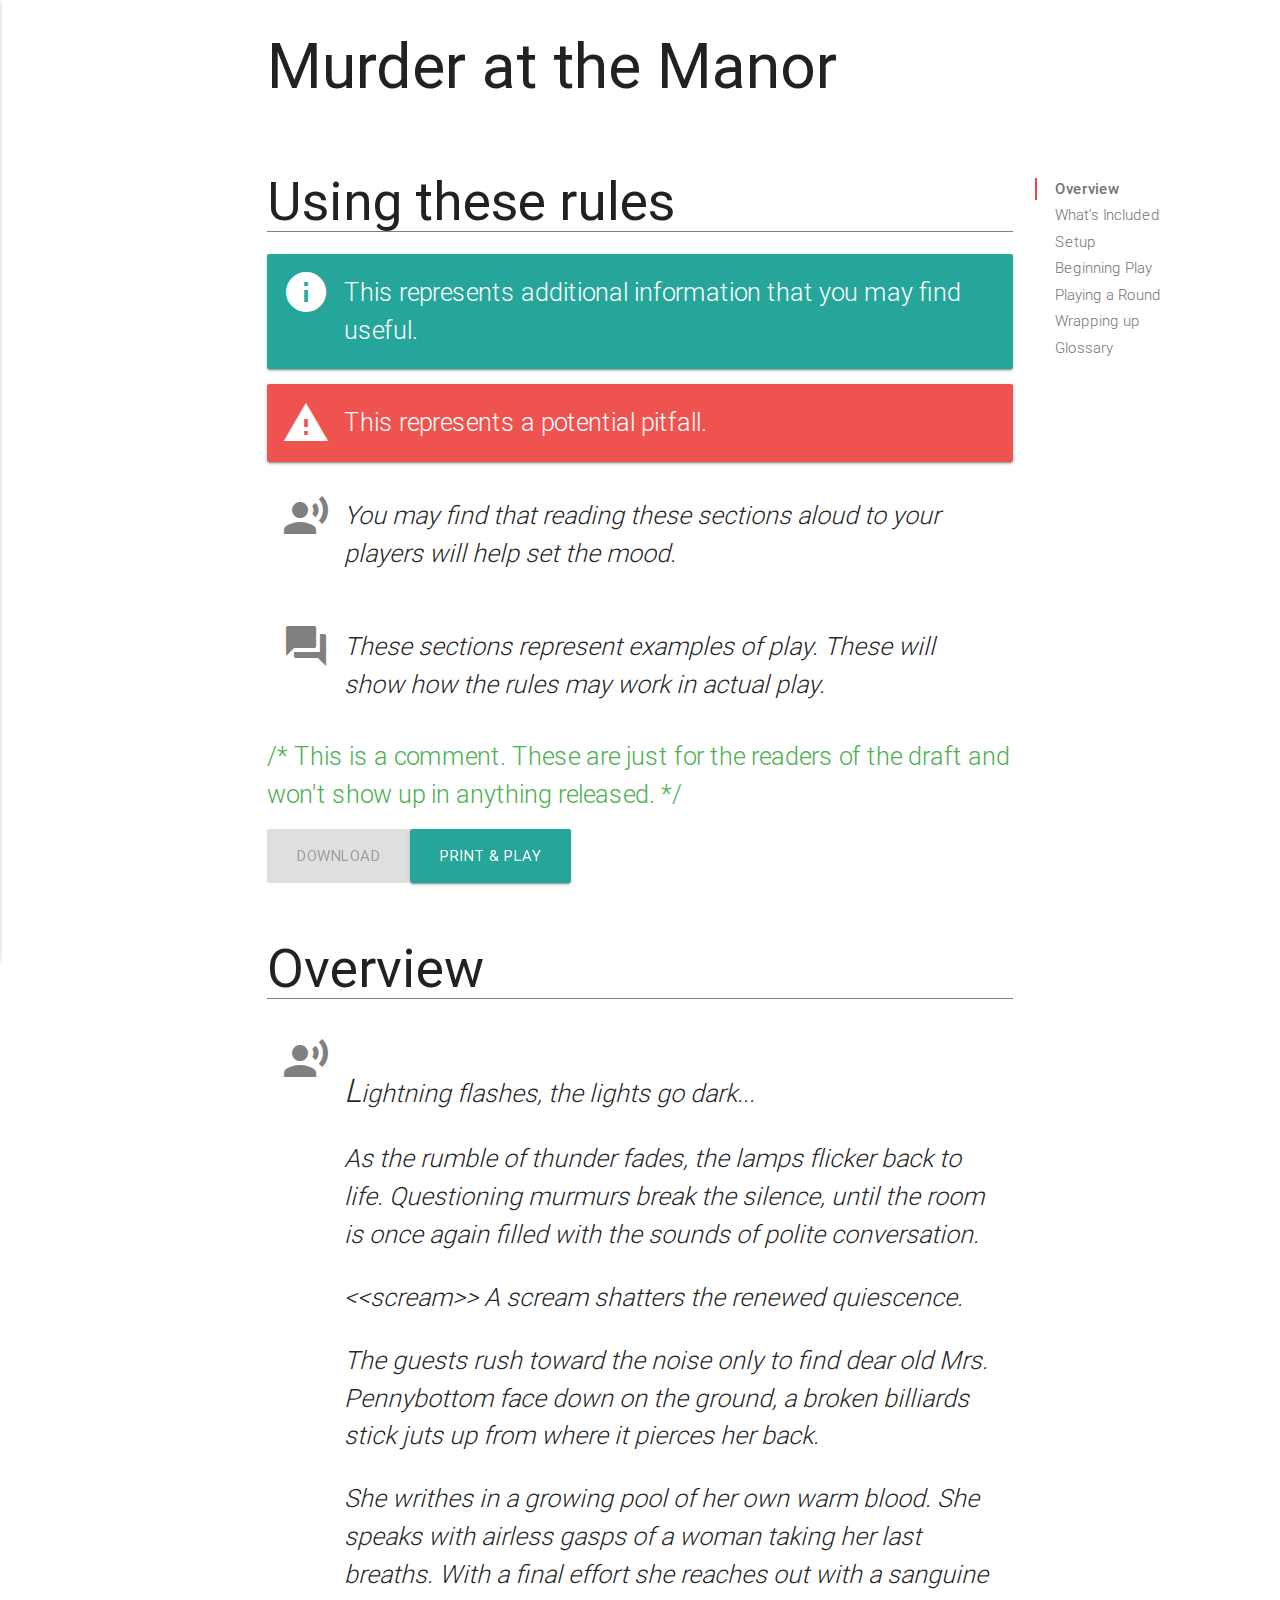
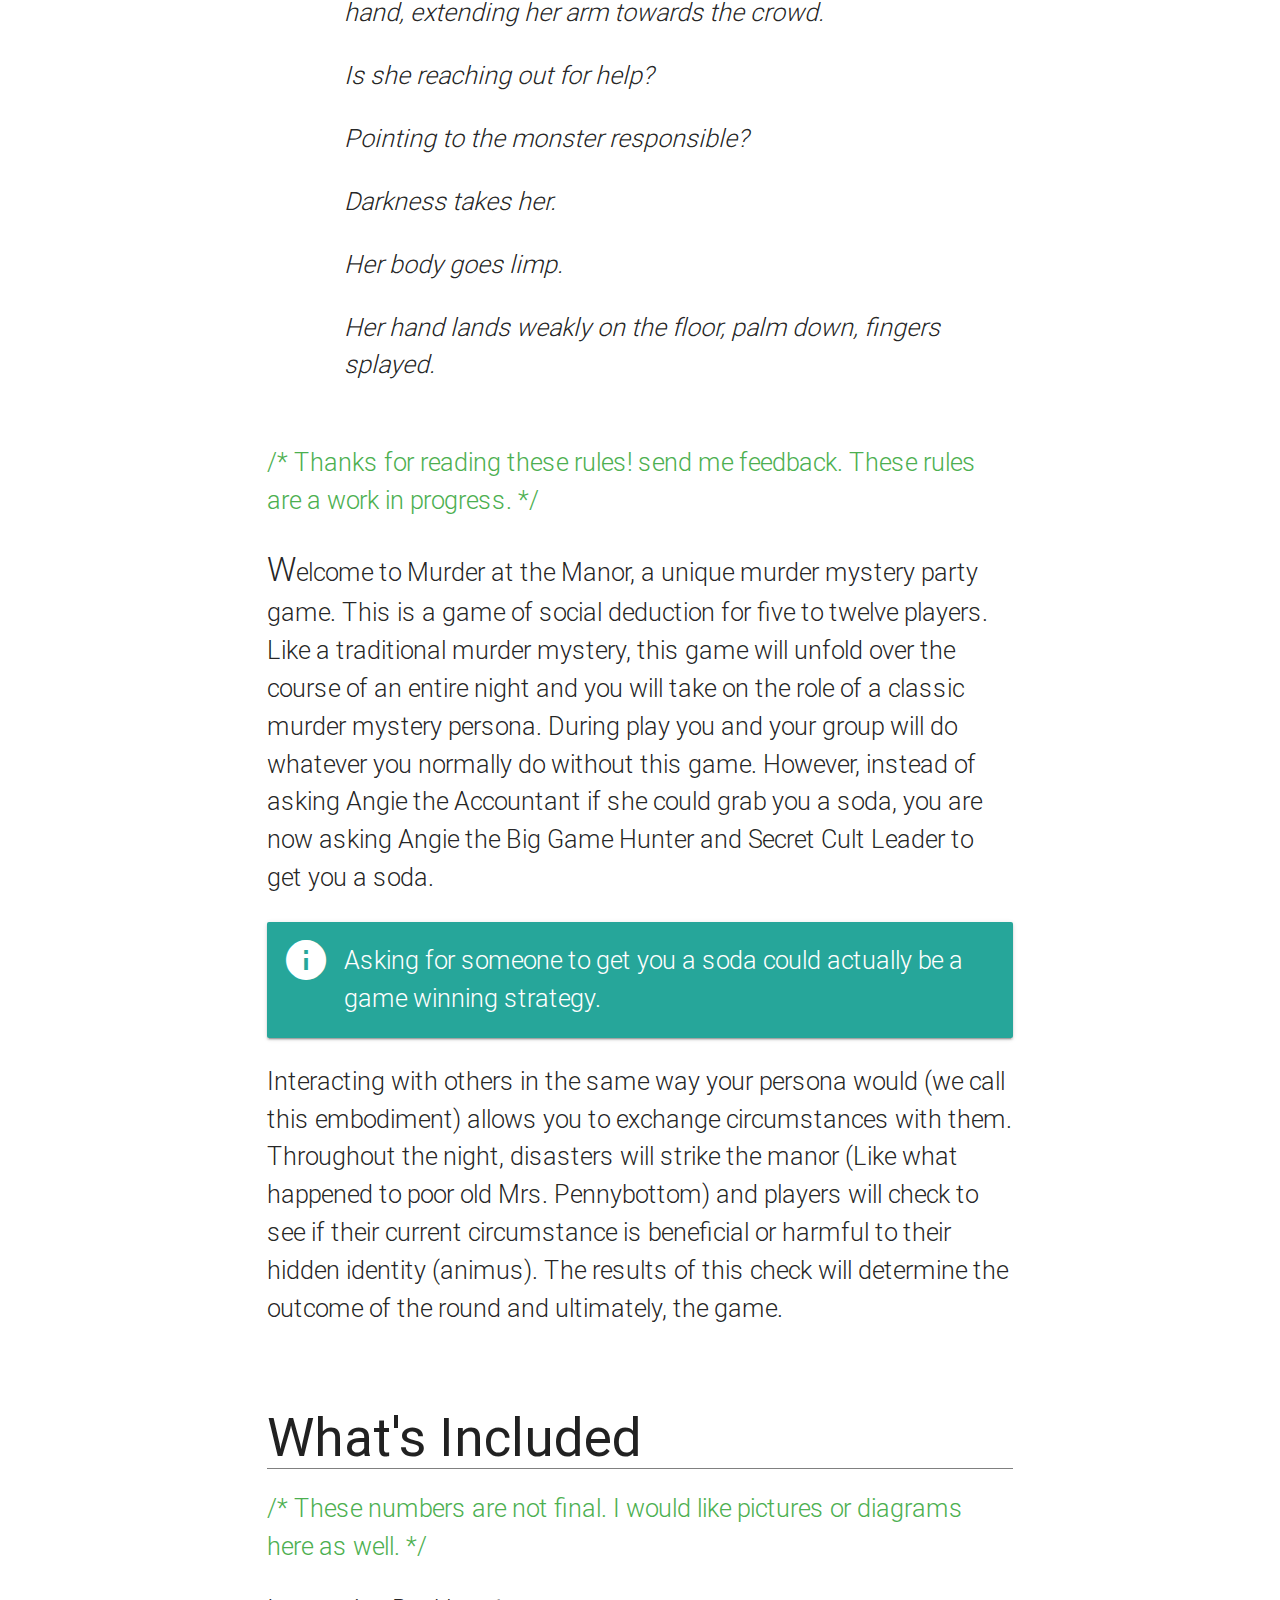
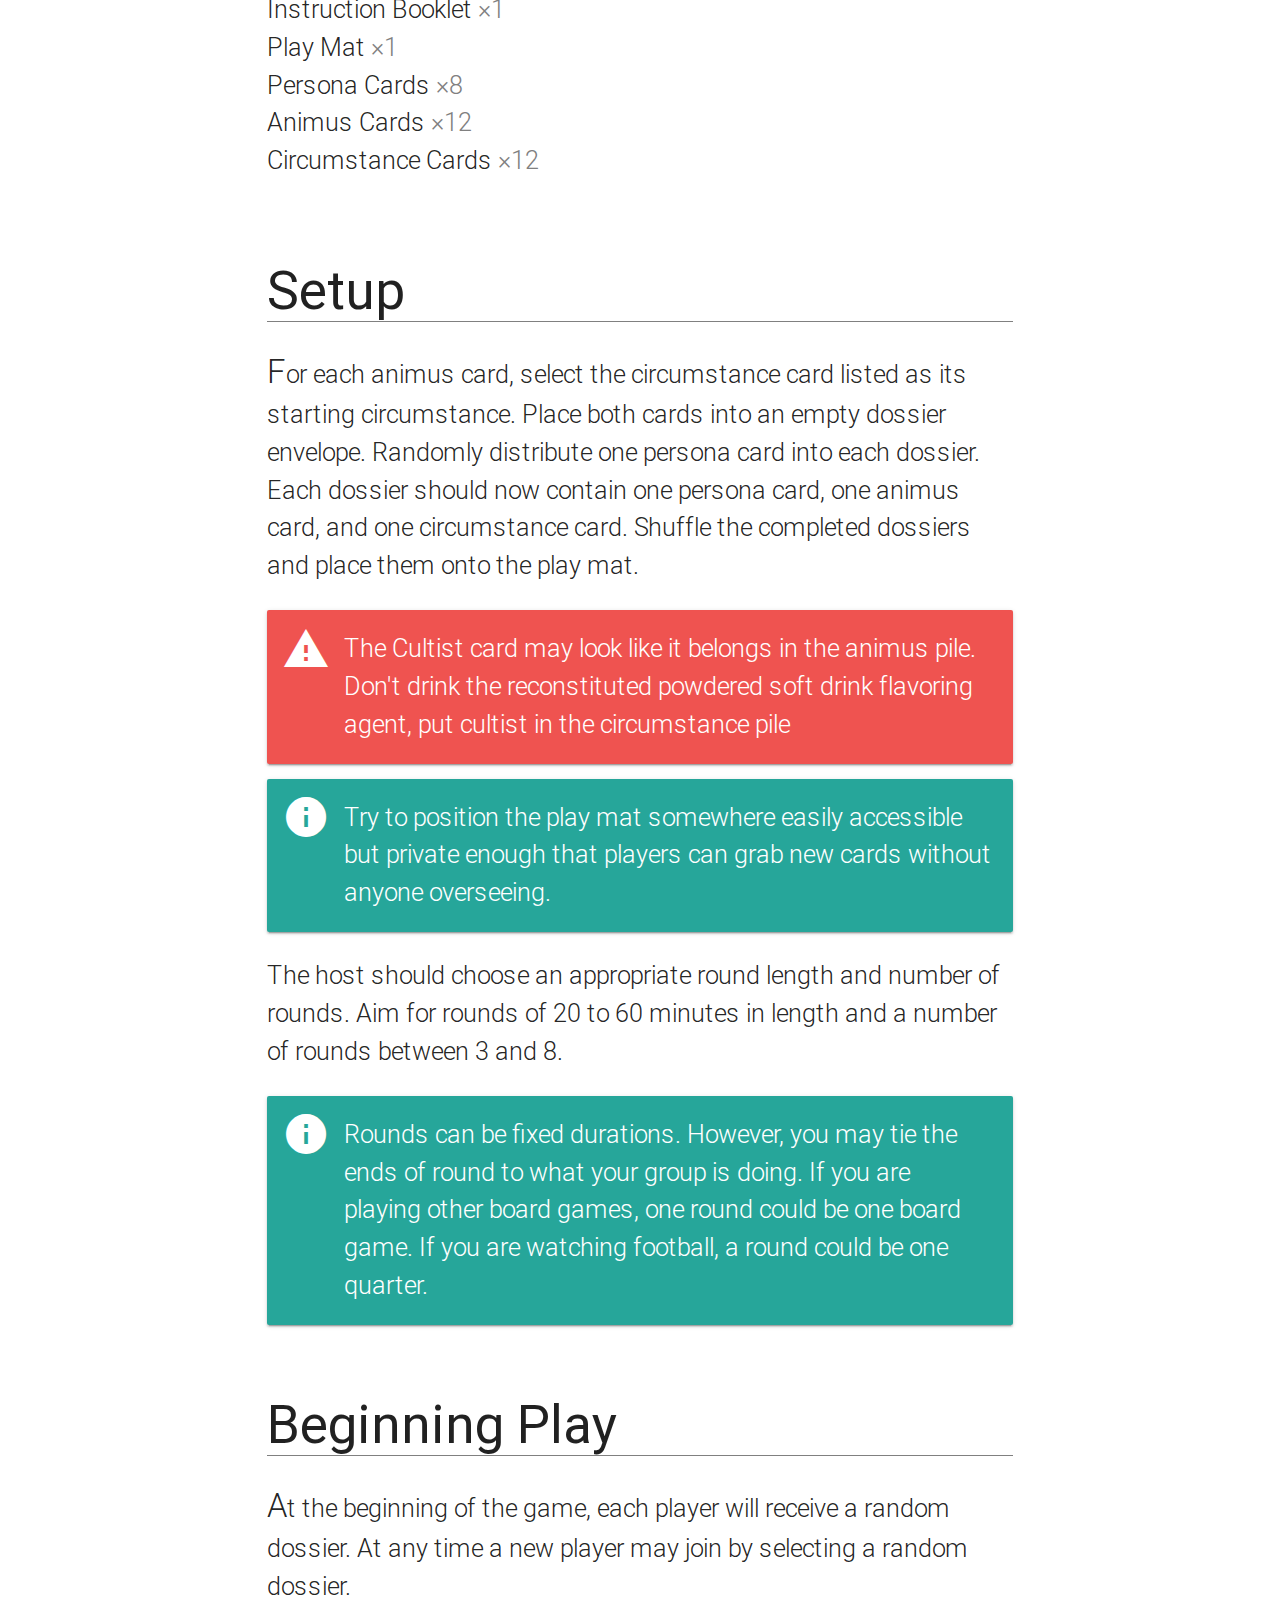
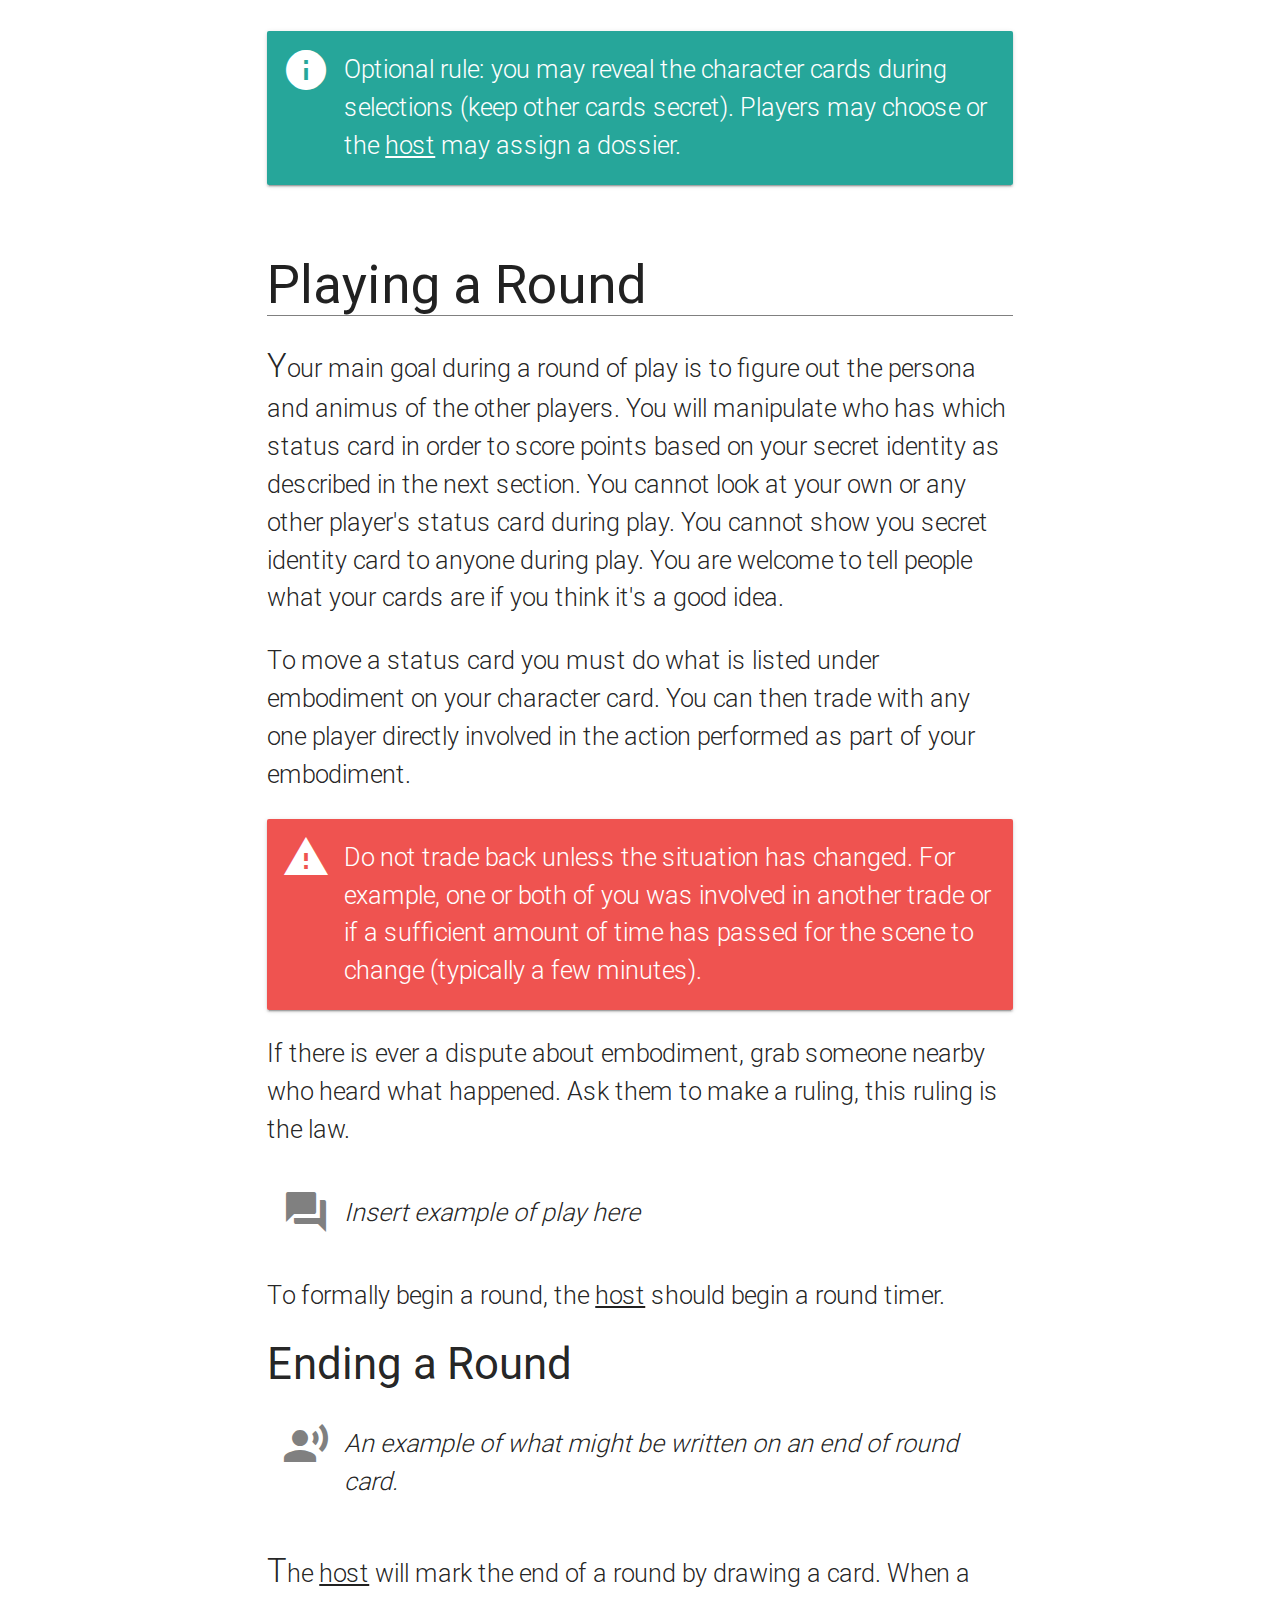
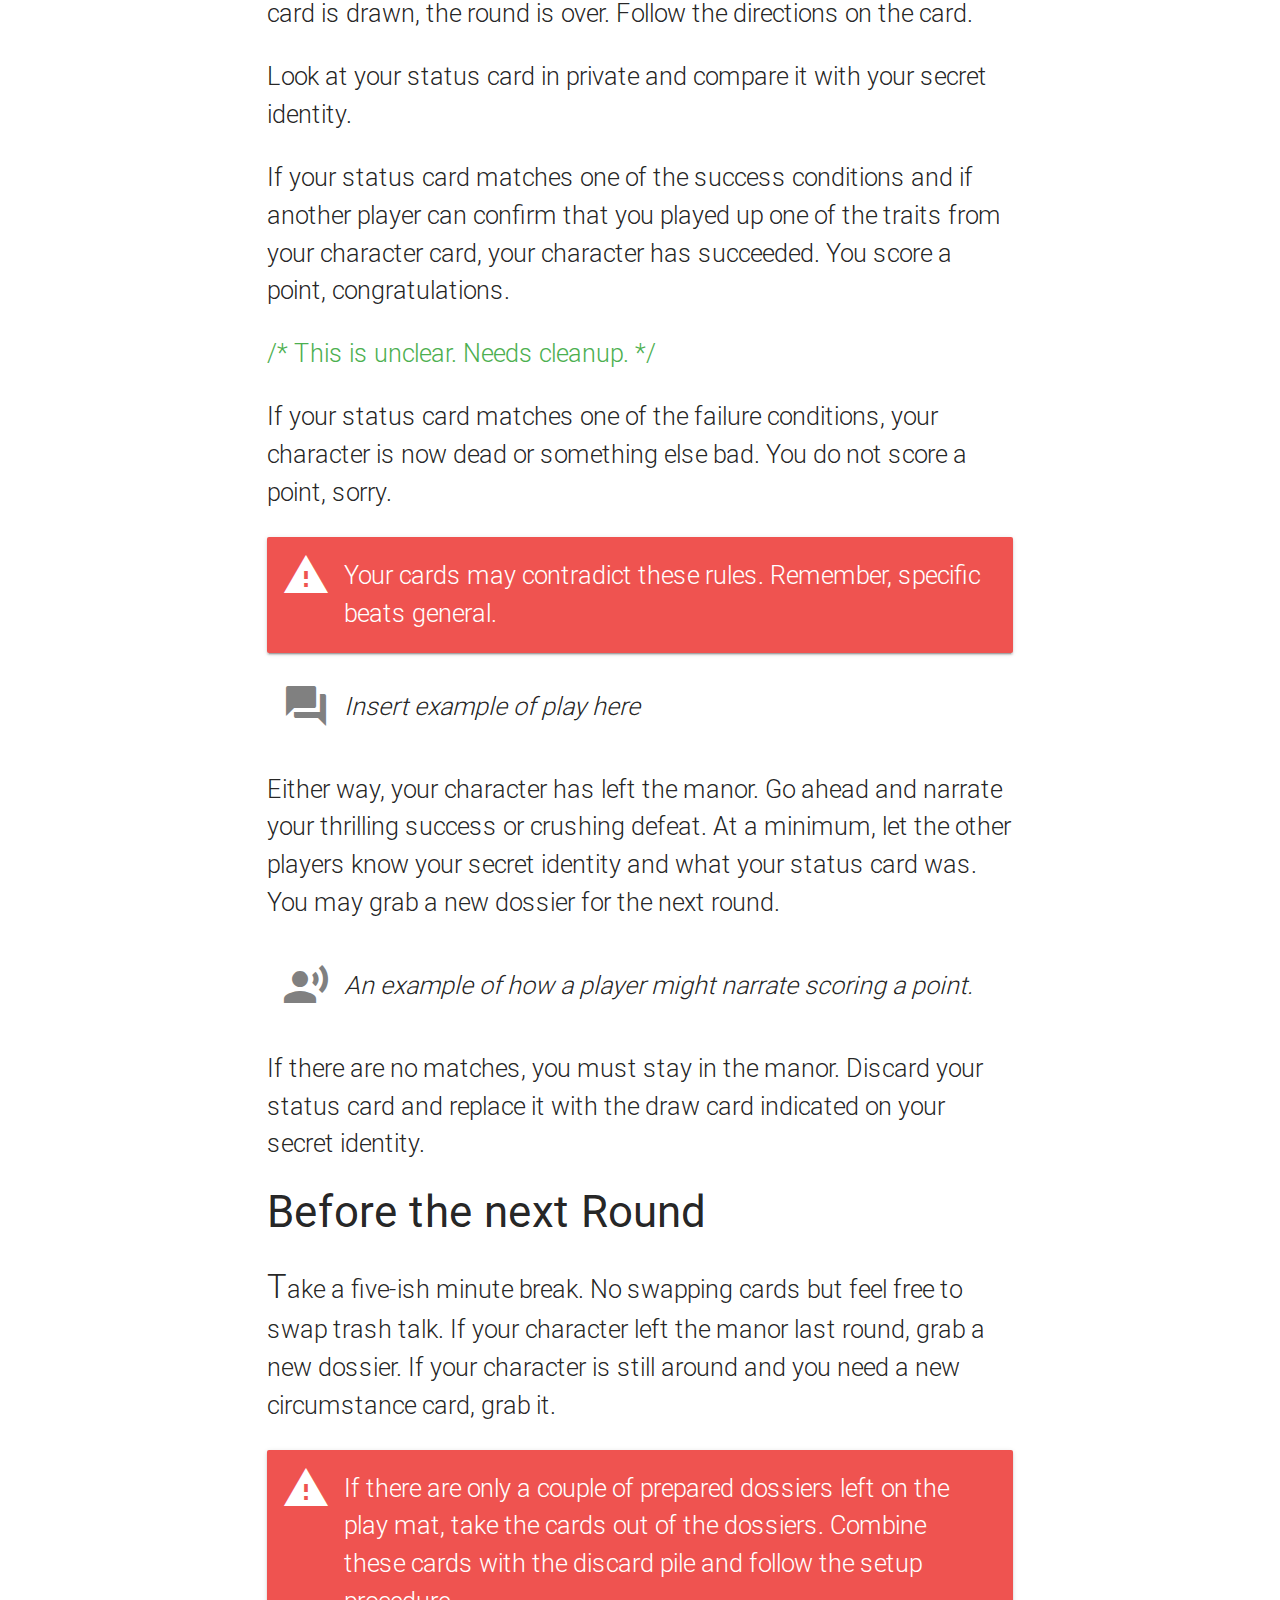
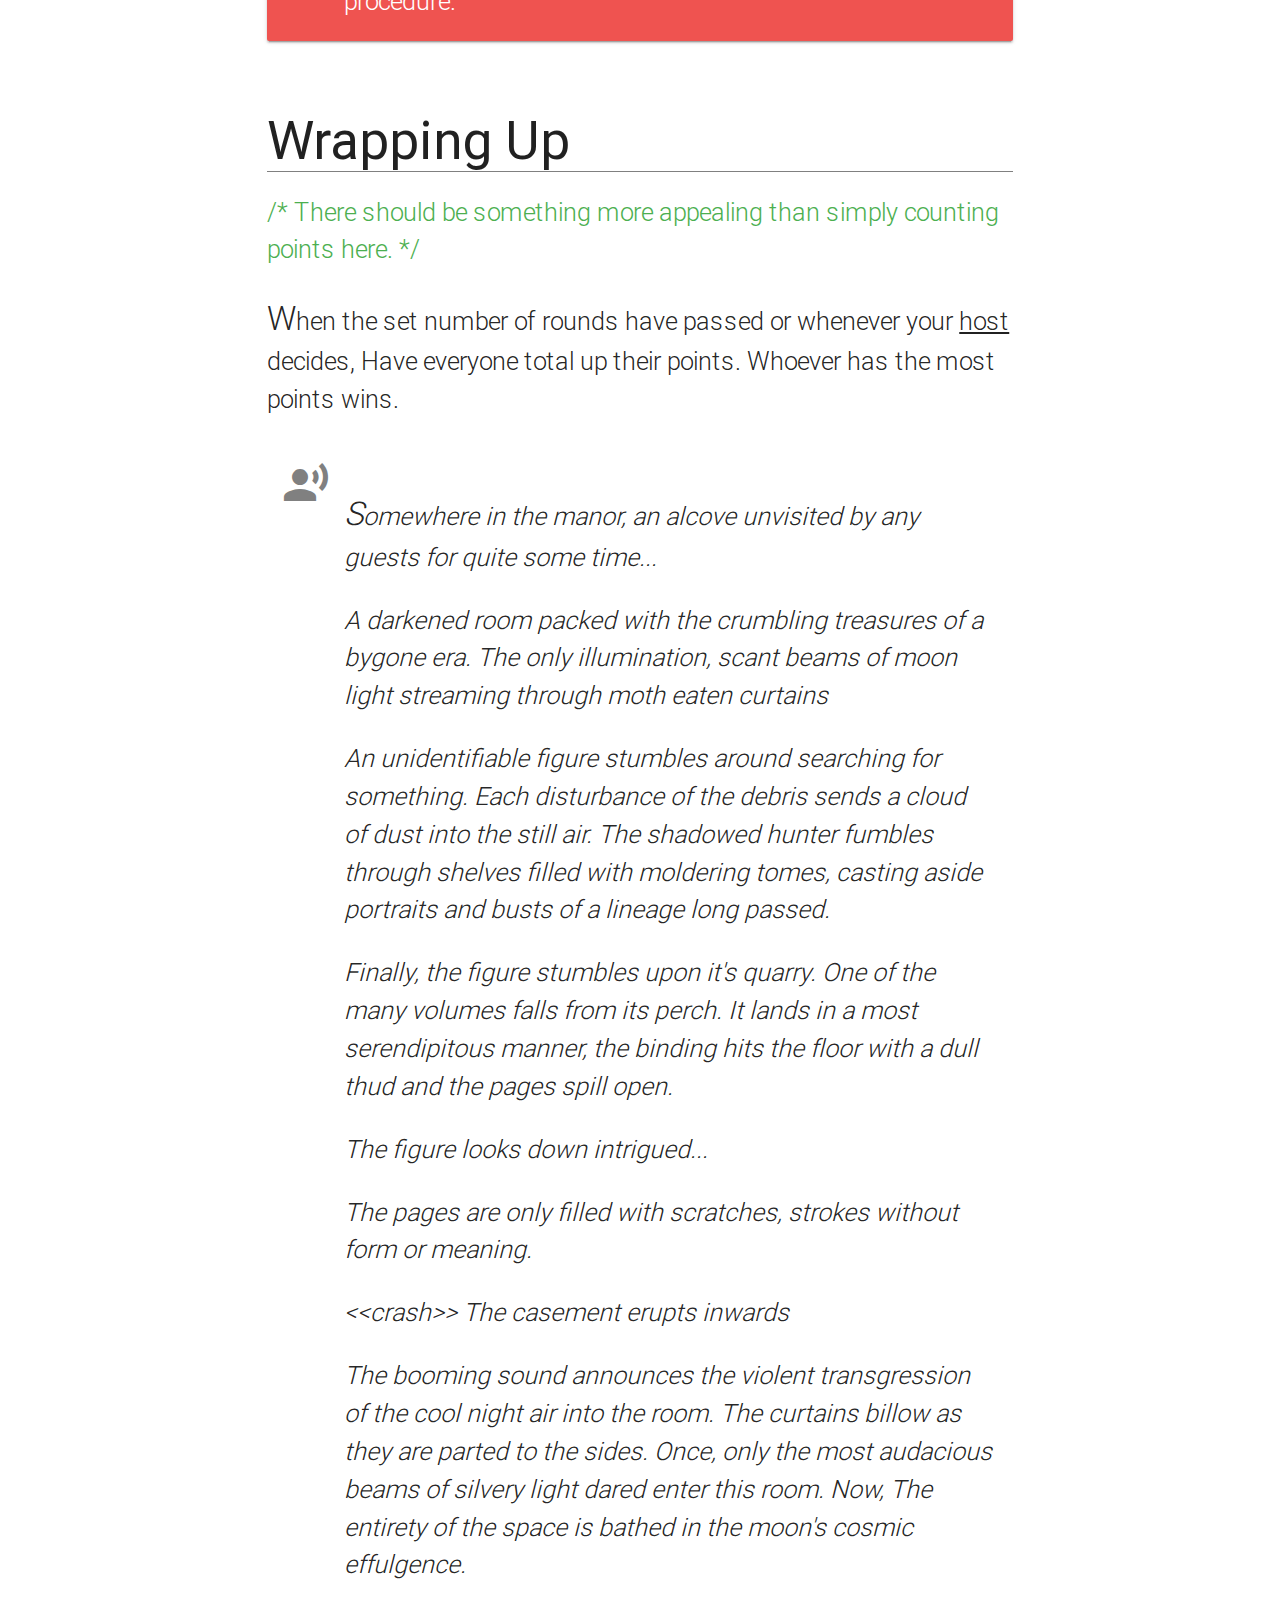
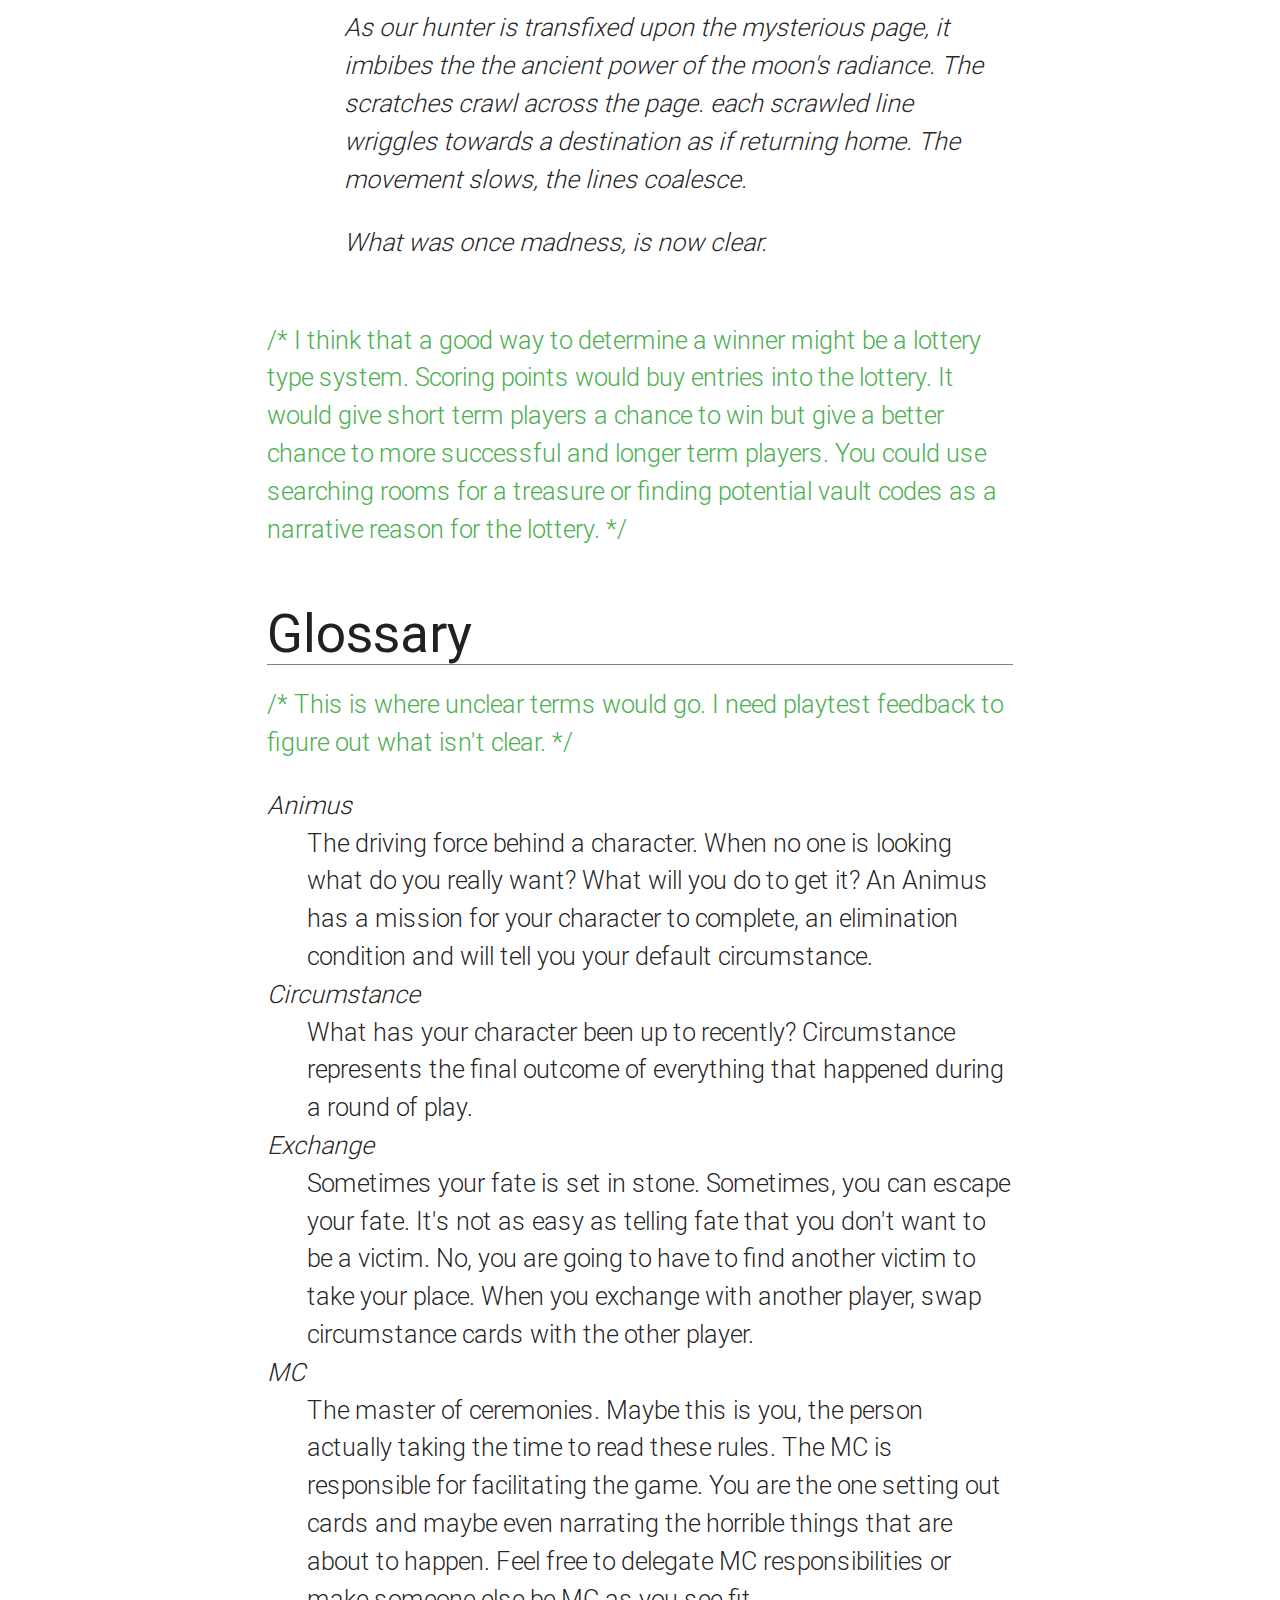
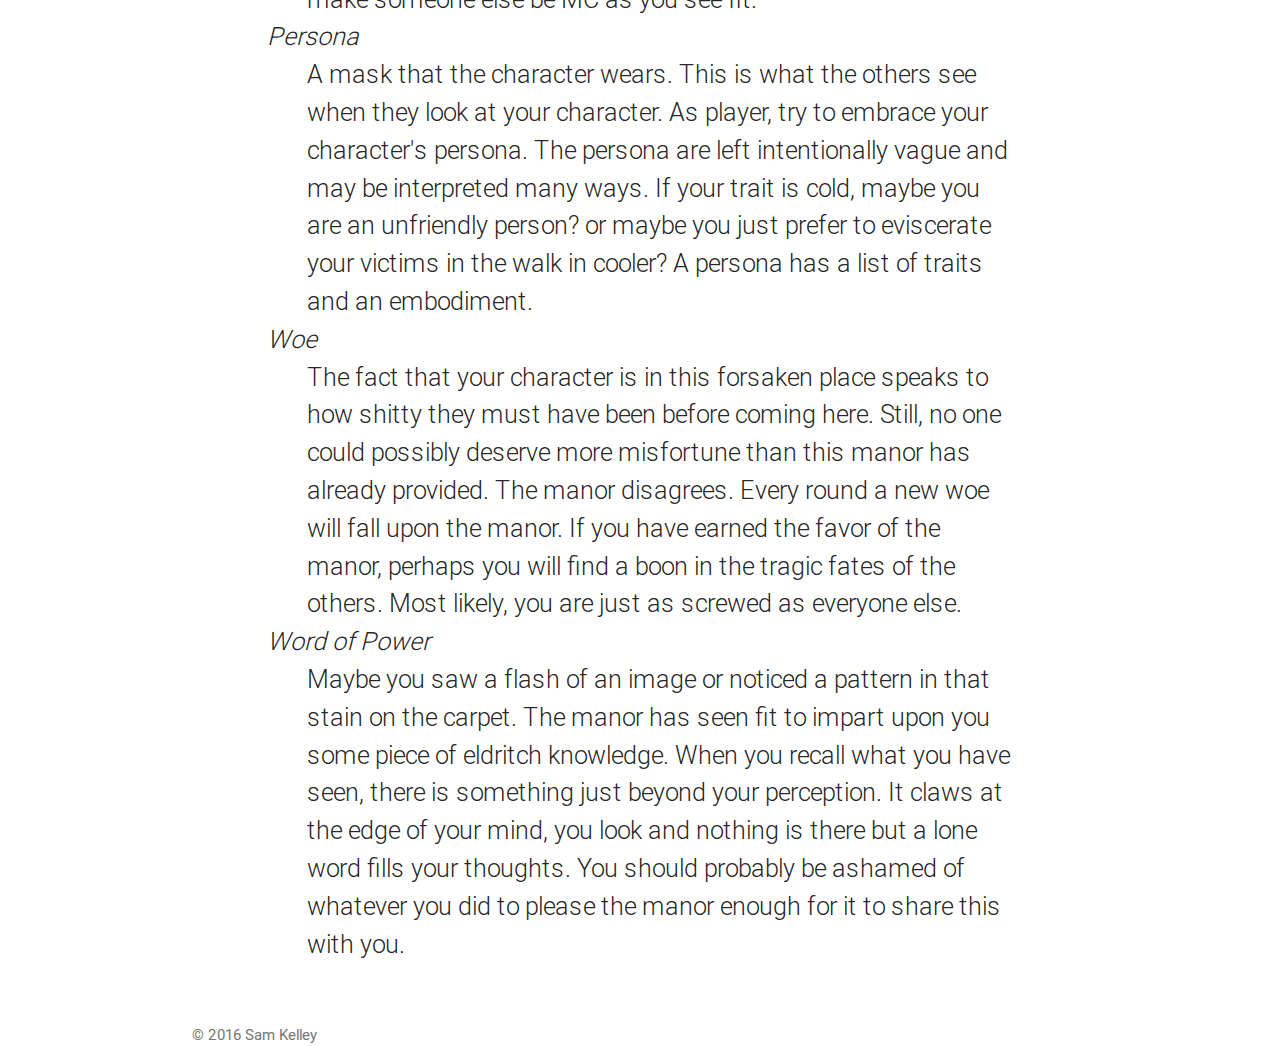
<file: index.html>
<!DOCTYPE html>
<html>
	<head>
    <title>Murder at the Manor - Rules</title>
		<!--Import Google Icon Font-->
		<link href="https://fonts.googleapis.com/icon?family=Material+Icons" rel="stylesheet">
		<link rel="stylesheet" href="css/materialize.css">
		<link rel="stylesheet" href="css/default.css">
		<!--Let browser know website is optimized for mobile-->
		<meta name="viewport" content="width=device-width, initial-scale=1.0"/>
  </head>
	<body>
    <header>
      <div class="row" style="position:relative">
        <div class="col s12">
          <h1>Murder at the Manor</h1>
        </div>
      </div>
    </header>
    <main>
      <div class="row" style="position:relative">
        <div class="col s12 m9 white">
          <h2 class="truncate">Using these rules</h2>
          <aside class="info card-panel teal lighten-1 flow-text white-text">This represents additional information that you may find useful.</aside>
          <aside class="pitfall card-panel red lighten-1 flow-text white-text">This represents a potential pitfall.</aside>
          <aside class="card-panel z-depth-0 flow-text read-aloud">You may find that reading these sections aloud to your players will help set the mood.</aside>
          <aside class="card-panel z-depth-0 flow-text example-of-play">These sections represent examples of play. These will show how the rules may work in actual play.</aside>
          <aside class="comment flow-text">This is a comment. These are just for the readers of the draft and won't show up in anything released.</aside>
          <div class="section" style="display:flex;justify-content:center">
            <a class="waves-effect waves-light btn-large disabled">download</a>
            <a href="docs/murder_at_the_manor_print_and_play.pdf" target="_blank" class="waves-effect waves-light btn-large">print &amp; play</a>
            <div style="flex-grow:1"></div>
          </div>
          <div id="overview" class="section scrollspy">
            <h2 class="truncate">Overview</h2>
            <aside class="card-panel z-depth-0 flow-text read-aloud">
              <p>Lightning flashes, the lights go dark...</p>
              <p>
                As the rumble of thunder fades, the lamps flicker back to life. 
                Questioning murmurs break the silence, until the room is once again filled with the sounds of polite conversation. 
              </p>
              <p>&lt;&lt;scream&gt;&gt; A scream shatters the renewed quiescence. </p>
              <p>The guests rush toward the noise only to find dear old Mrs. Pennybottom face down on the ground, a broken billiards stick juts up from where it pierces her back. </p>
              <p>
                She writhes in a growing pool of her own warm blood. 
                She speaks with airless gasps of a woman taking her last breaths. 
                With a final effort she reaches out with a sanguine hand, extending her arm towards the crowd. 
              </p>
              <p>Is she reaching out for help?</p>
              <p>Pointing to the monster responsible?</p>
              <p>Darkness takes her.</p>
              <p>Her body goes limp.</p>
              <p>Her hand  lands weakly on the floor, palm down, fingers splayed.</p>
            </aside>
            <aside class="comment flow-text">Thanks for reading these rules! send me feedback. These rules are a work in progress.</aside>
            <p class="flow-text">
              Welcome to Murder at the Manor, a unique murder mystery party game. 
              This is a game of social deduction for five to twelve players. 
              Like a traditional murder mystery, this game will unfold over the course of an entire night and you will take on the role of a classic murder mystery persona.
              During play you and your group will do whatever you normally do without this game.
              However, instead of asking Angie the Accountant if she could grab you a soda, you are now asking Angie the Big Game Hunter and Secret Cult Leader to get you a soda.
            </p>
            <aside class="info card-panel teal lighten-1 flow-text white-text">Asking for someone to get you a soda could actually be a game winning strategy.</aside>
            <p class="flow-text">
              Interacting with others in the same way your persona would (we call this embodiment) allows you to exchange circumstances with them. 
              Throughout the night, disasters will strike the manor (Like what happened to poor old Mrs. Pennybottom) and players will check to see if their current circumstance is beneficial or harmful to their hidden identity (animus). The results of this check will determine the outcome of the round and ultimately, the game.
            </p>
          </div>
          <div id="whats-included" class="section scrollspy">
            <h2 class="truncate">What's Included</h2>
            <aside class="comment flow-text">These numbers are not final. I would like pictures or diagrams here as well.</aside>
            <ul class="flow-text">
              <li class="inventory" data-quantity="1">Instruction Booklet</li>
              <li class="inventory" data-quantity="1">Play Mat</li>
              <li class="inventory" data-quantity="8">Persona Cards</li>
              <li class="inventory" data-quantity="12">Animus Cards</li>
              <li class="inventory" data-quantity="12">Circumstance Cards</li>
            </ul>
          </div>
          <div id="setup" class="section scrollspy">
            <h2 class="truncate">Setup</h2>
            <p class="flow-text">
              For each animus card, select the circumstance card listed as its starting circumstance.
              Place both cards into an empty dossier envelope.
              Randomly distribute one persona card into each dossier.
              Each dossier should now contain one persona card, one animus card, and one circumstance card.
              Shuffle the completed dossiers and place them onto the play mat.
            </p>
            <aside class="pitfall card-panel red lighten-1 flow-text white-text">The Cultist card may look like it belongs in the animus pile. Don't drink the reconstituted powdered soft drink flavoring agent, put cultist in the circumstance pile</aside>
            <aside class="info card-panel teal lighten-1 flow-text white-text">Try to position the play mat somewhere easily accessible but private enough that players can grab new cards without anyone overseeing.</aside>
            <p class="flow-text">The host should choose an appropriate round length and number of rounds. Aim for rounds of 20 to 60 minutes in length and a number of rounds between 3 and 8.
            </p>
            <aside class="info card-panel teal lighten-1 flow-text white-text">Rounds can be fixed durations. However, you may tie the ends of round to what your group is doing. If you are playing other board games, one round could be one board game. If you are watching football, a round could be one quarter.</aside>
          </div>
          <div id="beginning-play" class="section scrollspy">
            <h2 class="truncate">Beginning Play</h2>
            <p class="flow-text">
              At the beginning of the game, each player will receive a random dossier. At any time a new player may join by selecting a random dossier.
            </p>
            <aside class="info card-panel teal lighten-1 flow-text white-text">Optional rule: you may reveal the character cards during selections (keep other cards secret). Players may choose or the <a class="def-link" href="#def-host">host</a> may assign a dossier.</aside>
          </div>
          <div id="playing-a-round" class="section scrollspy">
            <h2 class="truncate">Playing a Round</h2>
            <p class="flow-text">
              Your main goal during a round of play is to figure out the persona and animus of the other players. You will manipulate who has which status card in order to score points based on your secret identity as described in the next section. You cannot look at your own or any other player's status card during play. You cannot show you secret identity card to anyone during play. You are welcome to tell people what your cards are if you think it's a good idea.
            </p>
            <p class="flow-text">
              To move a status card you must do what is listed under embodiment on your character card. You can then trade with any one player directly involved in the action performed as part of your embodiment. 
            </p>
            <aside class="pitfall card-panel red lighten-1 flow-text white-text">Do not trade back unless the situation has changed. For example, one or both of you was involved in another trade or if a sufficient amount of time has passed for the scene to change (typically a few minutes).</aside>
            <p class="flow-text">
              If there is ever a dispute about embodiment, grab someone nearby who heard what happened. Ask them to make a ruling, this ruling is the law.
            </p>
            <aside class="card-panel z-depth-0 flow-text example-of-play">Insert example of play here</aside>
            <p class="flow-text">
              To formally begin a round, the <a class="def-link" href="#def-host">host</a> should begin a round timer.
            </p>
            <div class="subsection">
              <h3 class="truncate">Ending a Round</h3>
              <aside class="card-panel z-depth-0 flow-text read-aloud">An example of what might be written on an end of round card.</aside>
              <p class="flow-text">The <a class="def-link" href="#def-host">host</a> will mark the end of a round by drawing a card. When a card is drawn, the round is over. Follow the directions on the card.</p>
              <p class="flow-text">Look at your status card in private and compare it with your secret identity.</p>
              <p class="flow-text">If your status card matches one of the success conditions and if another player can confirm that you played up one of the traits from your character card, your character has succeeded. You score a point, congratulations.</p>
              <aside class="comment flow-text">This is unclear. Needs cleanup.</aside>
              <p class="flow-text">If your status card matches one of the failure conditions, your character is now dead or something else bad. You do not score a point, sorry. </p>
              <aside class="pitfall card-panel red lighten-1 flow-text white-text">Your cards may contradict these rules. Remember, specific beats general.</aside>
              <aside class="card-panel z-depth-0 flow-text example-of-play">Insert example of play here</aside>
              <p class="flow-text">Either way, your character has left the manor. Go ahead and narrate your thrilling success or crushing defeat. At a minimum, let the other players know your secret identity and what your status card was. You may grab a new dossier for the next round.</p>
              <aside class="card-panel z-depth-0 flow-text read-aloud">An example of how a player might narrate scoring a point.</aside>
              <p class="flow-text">If there are no matches, you must stay in the manor. Discard your status card and replace it with the draw card indicated on your secret identity.</p>
            </div>
            <div class="subsection">
              <h3 class="truncate">Before the next Round</h3>
              <p class="flow-text">Take a five-ish minute break. No swapping cards but feel free to swap trash talk. If your character left the manor last round, grab a new dossier. If your character is still around and you need a new circumstance card, grab it.</p>
              <aside class="pitfall card-panel red lighten-1 flow-text white-text">If there are only a couple of prepared dossiers left on the play mat, take the cards out of the dossiers. Combine these cards with the discard pile and follow the setup procedure.</aside>
            </div>
          </div>
          <div id="wrapping-up" class="section scrollspy">
            <h2 class="truncate">Wrapping Up</h2>
            <aside class="comment flow-text">There should be something more appealing than simply counting points here.</aside>
            <p class="flow-text">When the set number of rounds have passed or whenever your <a class="def-link" href="#def-host">host</a> decides, Have everyone total up their points. Whoever has the most points wins.</p>
            <aside class="card-panel z-depth-0 flow-text read-aloud">
              <p>
                Somewhere in the manor, an alcove unvisited by any guests for quite some time...
              </p>
              <p>
                A darkened room packed with the crumbling treasures of a bygone era. The only illumination, scant beams of moon light streaming through moth eaten curtains
              </p>
              <p>
                An unidentifiable figure stumbles around searching for something. Each disturbance of the debris sends a cloud of dust into the still air. The shadowed hunter fumbles through shelves filled with moldering tomes, casting aside portraits and busts of a lineage long passed.
              </p>
              <p>
                Finally, the figure stumbles upon it's quarry. One of the many volumes falls from its perch. It lands in a most serendipitous manner, the binding hits the floor with a dull thud and the pages spill open.
              </p>
              <p>
                The figure looks down intrigued...
              </p>
              <p>
                The pages are only filled with scratches, strokes without form or meaning.
              </p>
              <p>
                &lt;&lt;crash&gt;&gt; The casement erupts inwards
              </p>
              <p>
                The booming sound announces the violent transgression of the cool night air into the room. The curtains billow as they are parted to the sides. Once, only the most audacious beams of silvery light dared enter this room. Now, The entirety of the space is bathed in the moon's cosmic effulgence.
              </p>
              <p>
                As our hunter is transfixed upon the mysterious page, it imbibes the the ancient power of the moon's radiance. The scratches crawl across the page. each scrawled line wriggles towards a destination as if returning home. The movement slows, the lines coalesce. 
              </p>
              <p>
                What was once madness, is now clear.
              </p>
            </aside>
            <aside class="comment flow-text">I think that a good way to determine a winner might be a lottery type system. Scoring points would buy entries into the lottery. It would give short term players a chance to win but give a better chance to more successful and longer term players. You could use searching rooms for a treasure or finding potential vault codes as a narrative reason for the lottery.</aside>
          </div>
          <div id="glossary" class="section scrollspy">
            <h2 class="truncate">Glossary</h2>
            <aside class="comment flow-text">This is where unclear terms would go. I need playtest feedback to figure out what isn't clear.</aside>
            <dl class="flow-text">
              <dt>
                <dfn id="def-animus" class="scrollspy">Animus</dfn>
              </dt>
              <dd>
                The driving force behind a character. When no one is looking what do you really want? What will you do to get it? An Animus has a mission for your character to complete, an elimination condition and will tell you your default circumstance.
              </dd>
              <dt>
                <dfn id="def-circumstance" class="scrollspy">Circumstance</dfn>
              </dt>
              <dd>
                What has your character been up to recently? Circumstance represents the final outcome of everything that happened during a round of play.
              </dd>
              <dt>
                <dfn id="def-exchange" class="scrollspy">Exchange</dfn>
              </dt>
              <dd>
                Sometimes your fate is set in stone. Sometimes, you can escape your fate. It's not as easy as telling fate that you don't want to be a victim. No, you are going to have to find another victim to take your place. When you exchange with another player, swap circumstance cards with the other player.
              </dd>
              <dt>
                <dfn id="def-mc" class="scrollspy">MC</dfn>
              </dt>
              <dd>
                The master of ceremonies. Maybe this is you, the person actually taking the time to read these rules. The MC is responsible for facilitating the game. You are the one setting out cards and maybe even narrating the horrible things that are about to happen. Feel free to delegate MC responsibilities or make someone else be MC as you see fit.
              </dd>
              <dt>
                <dfn id="def-persona" class="scrollspy">Persona</dfn>
              </dt>
              <dd>
                A mask that the character wears. This is what the others see when they look at your character. As player, try to embrace your character's persona. The persona are left intentionally vague and may be interpreted many ways. If your trait is cold, maybe you are an unfriendly person? or maybe you just prefer to eviscerate your victims in the walk in cooler? A persona has a list of traits and an embodiment.
              </dd>
              <dt>
                <dfn id="def-woe" class="scrollspy">Woe</dfn>
              </dt>
              <dd>
                The fact that your character is in this forsaken place speaks to how shitty they must have been before coming here. Still, no one could possibly deserve more misfortune than this manor has already provided. The manor disagrees. Every round a new woe will fall upon the manor. If you have earned the favor of the manor, perhaps you will find a boon in the tragic fates of the others. Most likely, you are just as screwed as everyone else.
              </dd>
              <dt>
                <dfn id="def-word-of-power" class="scrollspy">Word of Power</dfn>
              </dt>
              <dd>
                Maybe you saw a flash of an image or noticed a pattern in that stain on the carpet. The manor has seen fit to impart upon you some piece of eldritch knowledge. When you recall what you have seen, there is something just beyond your perception. It claws at the edge of your mind, you look and nothing is there but a lone word fills your thoughts. You should probably be ashamed of whatever you did to please the manor enough for it to share this with you.
              </dd>
            </dl>
          </div>
        </div>
        <div class="col hide-on-small-only m3">
          <div class="pushpin">
            <ul class="section table-of-contents">
              <li><a href="#overview">Overview</a></li>
              <li><a href="#whats-included">What's Included</a></li>
              <li><a href="#setup">Setup</a></li>
              <li><a href="#beginning-play">Beginning Play</a></li>
              <li><a href="#playing-a-round">Playing a Round</a></li>
              <li><a href="#wrapping-up">Wrapping up</a></li>
              <li><a href="#glossary">Glossary</a></li>
            </ul>
          </div>
        </div>
      </div>
    </main>
    <ul id="slide-out" class="side-nav">
      <li><a href="#overview">Overview</a></li>
      <li><a href="#whats-included">What's Included</a></li>
      <li><a href="#setup">Setup</a></li>
      <li><a href="#beginning-play">Beginning Play</a></li>
      <li><a href="#playing-a-round">Playing a Round</a></li>
      <li><a href="#wrapping-up">Wrapping up</a></li>
      <li><a href="#glossary">Glossary</a></li>
    </ul>    
    <a href="#" data-activates="slide-out" class="button-collapse hide"><i class="medium material-icons">menu</i></a>
    <footer class="grey-text text-darken-1 white">
      <div class="container">
        &copy; 2016 Sam Kelley
      </div>
    </footer>
		<script type="text/javascript" src="js/jquery-3.1.1.min.js"></script>
		<script src="js/materialize.min.js"></script>
    <script>
      $( document ).ready(function() {
        $('.scrollspy').scrollSpy({
          scrollOffset: 0
        });
        $(".button-collapse").sideNav({
          menuWidth: 300,
          edge: 'left',
          closeOnClick: true,
          draggable: true
        });
        $('.pushpin').pushpin({
          top: $('.pushpin').offset().top
        });
      });  
    </script>
	</body>
</html>
</file>
<file: css/default.css>
main,header {
  margin-left: 20%;
}

body {
  display: flex;
  min-height: 100vh;
  flex-direction: column;
}

main {
  flex: 1 0 auto;
}

a.def-link {
  text-decoration: underline;
  color: inherit;
}

h2 {
  border-bottom: solid 1px gray;
}

blockquote {
  margin-left: auto;
  margin-right: auto;
  text-align: justify;
  border: none;
}

p:first-of-type::first-letter {
  font-size: 130%;
}

.pitfall,.info,.read-aloud,.example-of-play {

}

.inventory:after {
  content: " \00d7"attr(data-quantity);
  color: gray;
}

.nav-fixed {
  position: fixed;
  top:14.5px;
  right:14.5px
}

.inventory {
}

.comment {
  /* display:none; */
  color: #4CAF50 !important;
}


.comment:before {
  content: "/* ";
}

.comment:after {
  content: " */";
}

.pin-top {
  position: relative;
}

.pin-bottom {
  position: relative;
}

.pinned {
  position: fixed !important;
}

.read-aloud,.example-of-play {
  font-style: italic;
}

.info,.pitfall,.read-aloud,.example-of-play {
  position: relative;
  padding-left: 77px;
}

.info:before,.pitfall:before,.read-aloud:before,.example-of-play:before {
  margin-right: 12px;
  font-family: 'Material Icons';
  font-weight: normal;
  font-style: normal;
  font-size: 48px;
  top: 14.5px;
  left: 14.5px;
  position: absolute;
  line-height: 1;
  letter-spacing: normal;
  text-transform: none;
  display: inline-block;
  white-space: nowrap;
  word-wrap: normal;
  direction: ltr;
  -webkit-font-feature-settings: 'liga';
  -webkit-font-smoothing: antialiased;
  text-rendering: optimizeLegibility;
  -webkit-font-feature-settings: 'liga';
  -moz-font-feature-settings: 'liga';
  font-feature-settings: 'liga';
}

.info:before {
  content: 'info';
  color: white;
}

.pitfall:before {
  content: 'warning';
  color: white;
}

.read-aloud:before {
  content: 'record_voice_over';
  color: gray;
}

.example-of-play:before {
  content: 'forum';
  color: gray;
}

@media only screen and (max-width: 992px) {
  main {
    margin-left: 0;
  }
}
</file>
